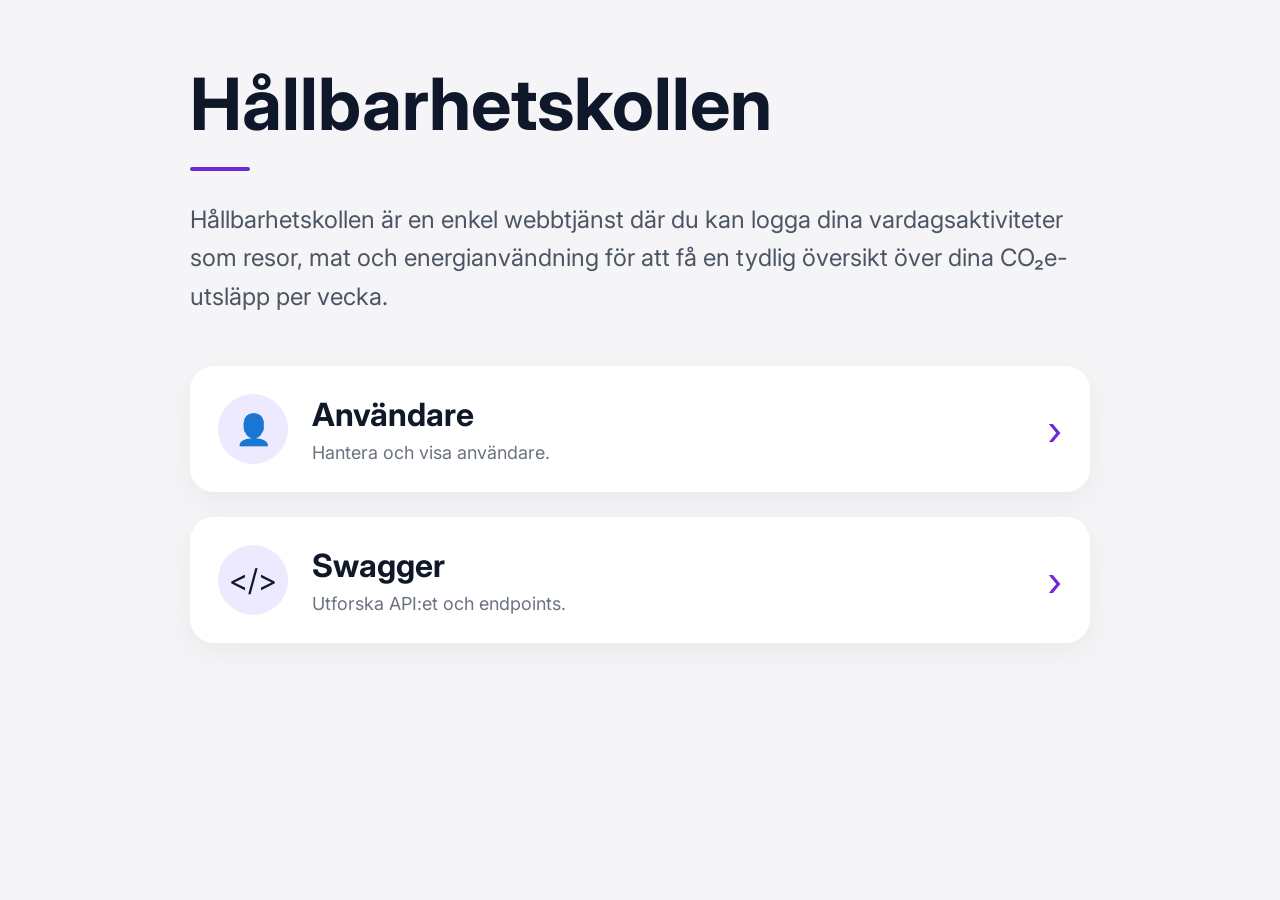
<file: templates/index.html>
<!DOCTYPE html>
<html lang="sv">
<head>
    <meta charset="UTF-8">
    <meta name="viewport" content="width=device-width, initial-scale=1.0">
    <title>Projekt UI</title>

    <link rel="preconnect" href="https://fonts.googleapis.com">
    <link href="https://fonts.googleapis.com/css2?family=Inter:wght@400;500;700&display=swap" rel="stylesheet">

    <style>

        *{
            margin:0;
            padding:0;
            box-sizing:border-box;
        }

        body{
            font-family:'Inter', sans-serif;
            background:#f5f5f7;
            color:#111827;
            padding:60px 20px;
        }

        .container{
            max-width:900px;
            margin:auto;
        }

        h1{
            font-size:72px;
            font-weight:700;
            margin-bottom:20px;
            color:#0f172a;
        }

        .line{
            width:60px;
            height:4px;
            background:#6d28d9;
            border-radius:10px;
            margin-bottom:30px;
        }

        .subtitle{
            font-size:24px;
            color:#4b5563;
            line-height:1.6;
            margin-bottom:50px;
        }

        .card{
            background:white;
            border-radius:24px;
            padding:28px;
            margin-bottom:25px;

            display:flex;
            justify-content:space-between;
            align-items:center;

            text-decoration:none;
            color:inherit;

            box-shadow:0 10px 30px rgba(0,0,0,0.05);

            transition:0.2s;
        }

        .card:hover{
            transform:translateY(-4px);
            box-shadow:0 15px 35px rgba(0,0,0,0.08);
        }

        .left{
            display:flex;
            align-items:center;
            gap:24px;
        }

        .icon{
            width:70px;
            height:70px;
            border-radius:50%;
            background:#ede9fe;

            display:flex;
            align-items:center;
            justify-content:center;

            font-size:30px;
        }

        .card h2{
            font-size:32px;
            margin-bottom:8px;
        }

        .card p{
            color:#6b7280;
            font-size:18px;
        }

        .arrow{
            font-size:42px;
            color:#6d28d9;
        }

        @media(max-width:768px){

            h1{
                font-size:48px;
            }

            .subtitle{
                font-size:18px;
            }

            .card h2{
                font-size:24px;
            }

            .card p{
                font-size:16px;
            }

            .icon{
                width:55px;
                height:55px;
                font-size:24px;
            }
        }

    </style>
</head>

<body>

    <div class="container">

        <h1>Hållbarhetskollen</h1>

        <div class="line"></div>

        <p class="subtitle">
            Hållbarhetskollen är en enkel webbtjänst där du kan logga
            dina vardagsaktiviteter som resor, mat och energianvändning för att få
            en tydlig översikt över dina CO₂e-utsläpp per vecka.
        </p>

        <a href="/ui/users" class="card">

            <div class="left">

                <div class="icon">
                    👤
                </div>

                <div>
                    <h2>Användare</h2>
                    <p>Hantera och visa användare.</p>
                </div>

            </div>

            <div class="arrow">
                ›
            </div>

        </a>

        <a href="/docs" class="card">

            <div class="left">

                <div class="icon">
                    &lt;/&gt;
                </div>

                <div>
                    <h2>Swagger</h2>
                    <p>Utforska API:et och endpoints.</p>
                </div>

            </div>

            <div class="arrow">
                ›
            </div>

        </a>

    </div>

</body>
</html>
</file>
